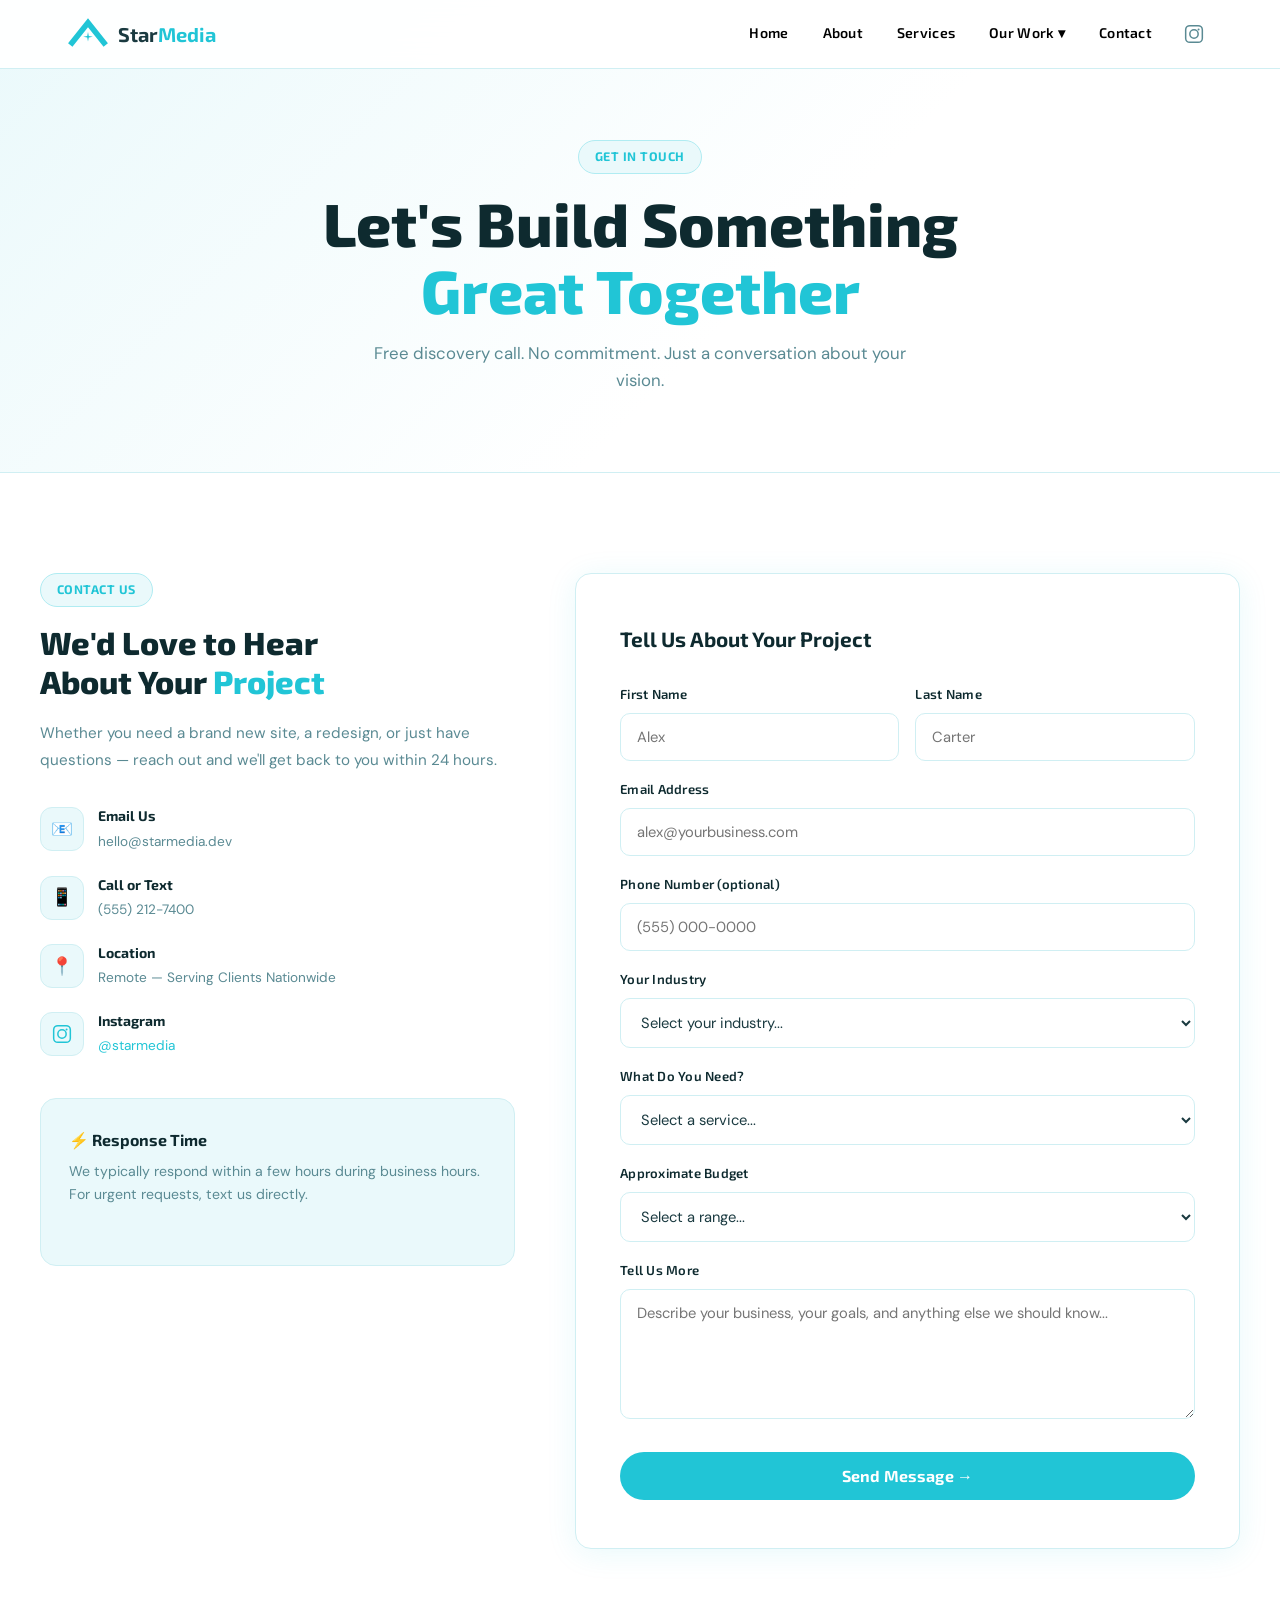
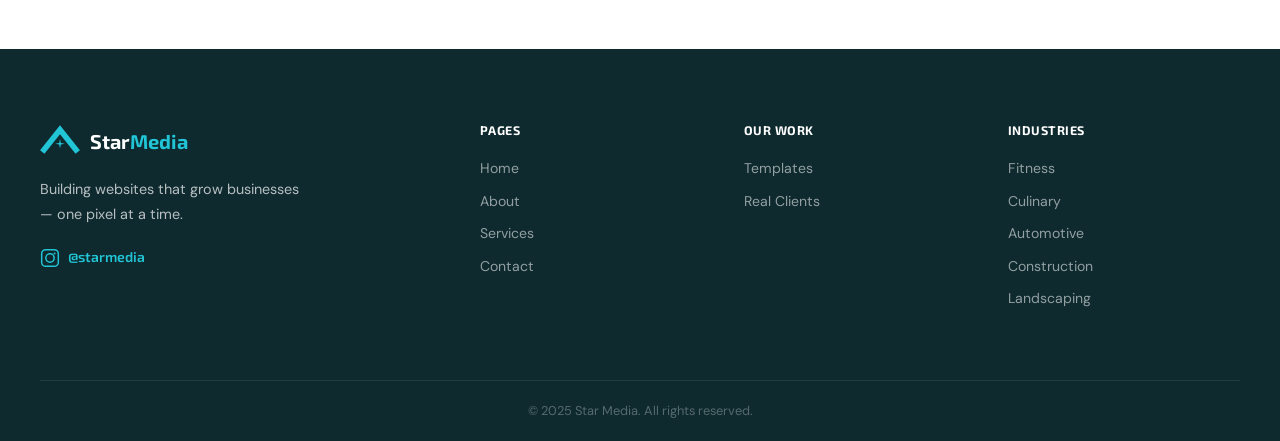
<file: contact.html>
<!DOCTYPE html>
<html lang="en">
<head>
  <meta charset="UTF-8"/>
  <meta name="viewport" content="width=device-width, initial-scale=1.0"/>
  <title>Contact – Star Media</title>
  <link rel="preconnect" href="https://fonts.googleapis.com"/>
  <link rel="preconnect" href="https://fonts.gstatic.com" crossorigin/>
  <link href="https://fonts.googleapis.com/css2?family=Exo+2:wght@400;600;700;800&family=DM+Sans:wght@300;400;500&display=swap" rel="stylesheet"/>
  <link rel="stylesheet" href="style.css"/>
</head>
<body>

<header id="navbar">
  <div class="nav-inner">
    <a href="index.html" class="nav-logo"><img src="logo-icon.svg" alt="" class="logo-icon"/><span>Star<strong>Media</strong></span></a>
    <nav class="nav-links" id="navLinks">
      <a href="index.html" class="nav-link">Home</a>
      <a href="about.html" class="nav-link">About</a>
      <a href="services.html" class="nav-link">Services</a>
      <div class="nav-dropdown">
        <button class="nav-link dropdown-toggle">Our Work ▾</button>
        <div class="dropdown-menu">
          <a href="templates.html" class="dropdown-item">Templates</a>
          <a href="real-clients.html" class="dropdown-item">Real Clients</a>
        </div>
      </div>
      <a href="contact.html" class="nav-link active">Contact</a>
      <a href="https://www.instagram.com/" target="_blank" class="nav-ig" aria-label="Instagram">
        <svg width="20" height="20" fill="none" stroke="currentColor" stroke-width="1.8" viewBox="0 0 24 24"><rect x="2" y="2" width="20" height="20" rx="5" ry="5"/><circle cx="12" cy="12" r="5"/><circle cx="17.5" cy="6.5" r="1.2" fill="currentColor" stroke="none"/></svg>
      </a>
    </nav>
    <button class="hamburger" id="hamburger"><span></span><span></span><span></span></button>
  </div>
</header>

<div class="page-hero">
  <span class="section-tag">Get In Touch</span>
  <h1>Let's Build Something<br/><span class="accent">Great Together</span></h1>
  <p>Free discovery call. No commitment. Just a conversation about your vision.</p>
</div>

<section class="section">
  <div class="container">
    <div class="contact-grid">

      <div class="contact-info">
        <span class="section-tag">Contact Us</span>
        <h2>We'd Love to Hear<br/>About Your <span class="accent">Project</span></h2>
        <p>Whether you need a brand new site, a redesign, or just have questions — reach out and we'll get back to you within 24 hours.</p>

        <div class="contact-detail">
          <div class="cd-icon">📧</div>
          <div class="cd-text">
            <strong>Email Us</strong>
            <span>hello@starmedia.dev</span>
          </div>
        </div>
        <div class="contact-detail">
          <div class="cd-icon">📱</div>
          <div class="cd-text">
            <strong>Call or Text</strong>
            <span>(555) 212-7400</span>
          </div>
        </div>
        <div class="contact-detail">
          <div class="cd-icon">📍</div>
          <div class="cd-text">
            <strong>Location</strong>
            <span>Remote — Serving Clients Nationwide</span>
          </div>
        </div>
        <div class="contact-detail">
          <div class="cd-icon">
            <svg width="20" height="20" fill="none" stroke="var(--cyan)" stroke-width="1.8" viewBox="0 0 24 24"><rect x="2" y="2" width="20" height="20" rx="5" ry="5"/><circle cx="12" cy="12" r="5"/><circle cx="17.5" cy="6.5" r="1.2" fill="var(--cyan)" stroke="none"/></svg>
          </div>
          <div class="cd-text">
            <strong>Instagram</strong>
            <a href="https://www.instagram.com/" target="_blank" style="color:var(--cyan);font-size:.85rem;">@starmedia</a>
          </div>
        </div>

        <div style="margin-top:40px;background:var(--light);border:1px solid var(--border);border-radius:var(--radius);padding:28px;">
          <h4 style="font-family:var(--font-head);font-weight:700;color:var(--dark);margin-bottom:8px;">⚡ Response Time</h4>
          <p style="font-size:.88rem;color:var(--muted);line-height:1.6;">We typically respond within a few hours during business hours. For urgent requests, text us directly.</p>
        </div>
      </div>

      <div>
        <div class="contact-form" id="contactFormWrapper">
          <h3>Tell Us About Your Project</h3>
          <form id="contactForm">
            <div class="form-row">
              <div class="form-group">
                <label for="fname">First Name</label>
                <input type="text" id="fname" placeholder="Alex" required />
              </div>
              <div class="form-group">
                <label for="lname">Last Name</label>
                <input type="text" id="lname" placeholder="Carter" required />
              </div>
            </div>
            <div class="form-group">
              <label for="email">Email Address</label>
              <input type="email" id="email" placeholder="alex@yourbusiness.com" required />
            </div>
            <div class="form-group">
              <label for="phone">Phone Number (optional)</label>
              <input type="tel" id="phone" placeholder="(555) 000-0000" />
            </div>
            <div class="form-group">
              <label for="industry">Your Industry</label>
              <select id="industry">
                <option value="">Select your industry...</option>
                <option>Fitness / Gym</option>
                <option>Culinary / Baking</option>
                <option>Automotive</option>
                <option>Construction / Contracting</option>
                <option>Landscaping</option>
                <option>Junk Removal</option>
                <option>Clothing / E-Commerce</option>
                <option>Portfolio / Personal Brand</option>
                <option>Nonprofit</option>
                <option>Other</option>
              </select>
            </div>
            <div class="form-group">
              <label for="service">What Do You Need?</label>
              <select id="service">
                <option value="">Select a service...</option>
                <option>New Website (Starter)</option>
                <option>New Website (Professional)</option>
                <option>E-Commerce Store</option>
                <option>Website Redesign</option>
                <option>SEO / Performance</option>
                <option>Branding / Logo</option>
                <option>Monthly Maintenance</option>
                <option>Not Sure Yet</option>
              </select>
            </div>
            <div class="form-group">
              <label for="budget">Approximate Budget</label>
              <select id="budget">
                <option value="">Select a range...</option>
                <option>Under $500</option>
                <option>$500 – $1,000</option>
                <option>$1,000 – $2,500</option>
                <option>$2,500 – $5,000</option>
                <option>$5,000+</option>
              </select>
            </div>
            <div class="form-group">
              <label for="message">Tell Us More</label>
              <textarea id="message" placeholder="Describe your business, your goals, and anything else we should know..."></textarea>
            </div>
            <button type="submit" class="btn-primary form-submit">Send Message →</button>
          </form>
          <div class="form-success" id="formSuccess">
            <div class="success-icon">🎉</div>
            <h4>Message Received!</h4>
            <p>We'll be in touch within 24 hours. Get excited — something great is coming.</p>
          </div>
        </div>
      </div>

    </div>
  </div>
</section>

<footer class="footer">
  <div class="container footer-inner">
    <div class="footer-brand">
      <a href="index.html" class="nav-logo footer-logo"><img src="logo-icon.svg" alt="" class="logo-icon"/><span>Star<strong>Media</strong></span></a>
      <p>Building websites that grow businesses — one pixel at a time.</p>
      <a href="https://www.instagram.com/" target="_blank" class="footer-ig"><svg width="20" height="20" fill="none" stroke="currentColor" stroke-width="1.8" viewBox="0 0 24 24"><rect x="2" y="2" width="20" height="20" rx="5" ry="5"/><circle cx="12" cy="12" r="5"/><circle cx="17.5" cy="6.5" r="1.2" fill="currentColor" stroke="none"/></svg>@starmedia</a>
    </div>
    <div class="footer-links">
      <div class="footer-col"><h4>Pages</h4><a href="index.html">Home</a><a href="about.html">About</a><a href="services.html">Services</a><a href="contact.html">Contact</a></div>
      <div class="footer-col"><h4>Our Work</h4><a href="templates.html">Templates</a><a href="real-clients.html">Real Clients</a></div>
      <div class="footer-col"><h4>Industries</h4><a href="templates.html?cat=Fitness">Fitness</a><a href="templates.html?cat=Culinary">Culinary</a><a href="templates.html?cat=Automotive">Automotive</a><a href="templates.html?cat=Construction">Construction</a><a href="templates.html?cat=Landscaping">Landscaping</a></div>
    </div>
  </div>
  <div class="footer-bottom"><p>© 2025 Star Media. All rights reserved.</p></div>
</footer>
<script src="main.js"></script>
</body>
</html>
</file>
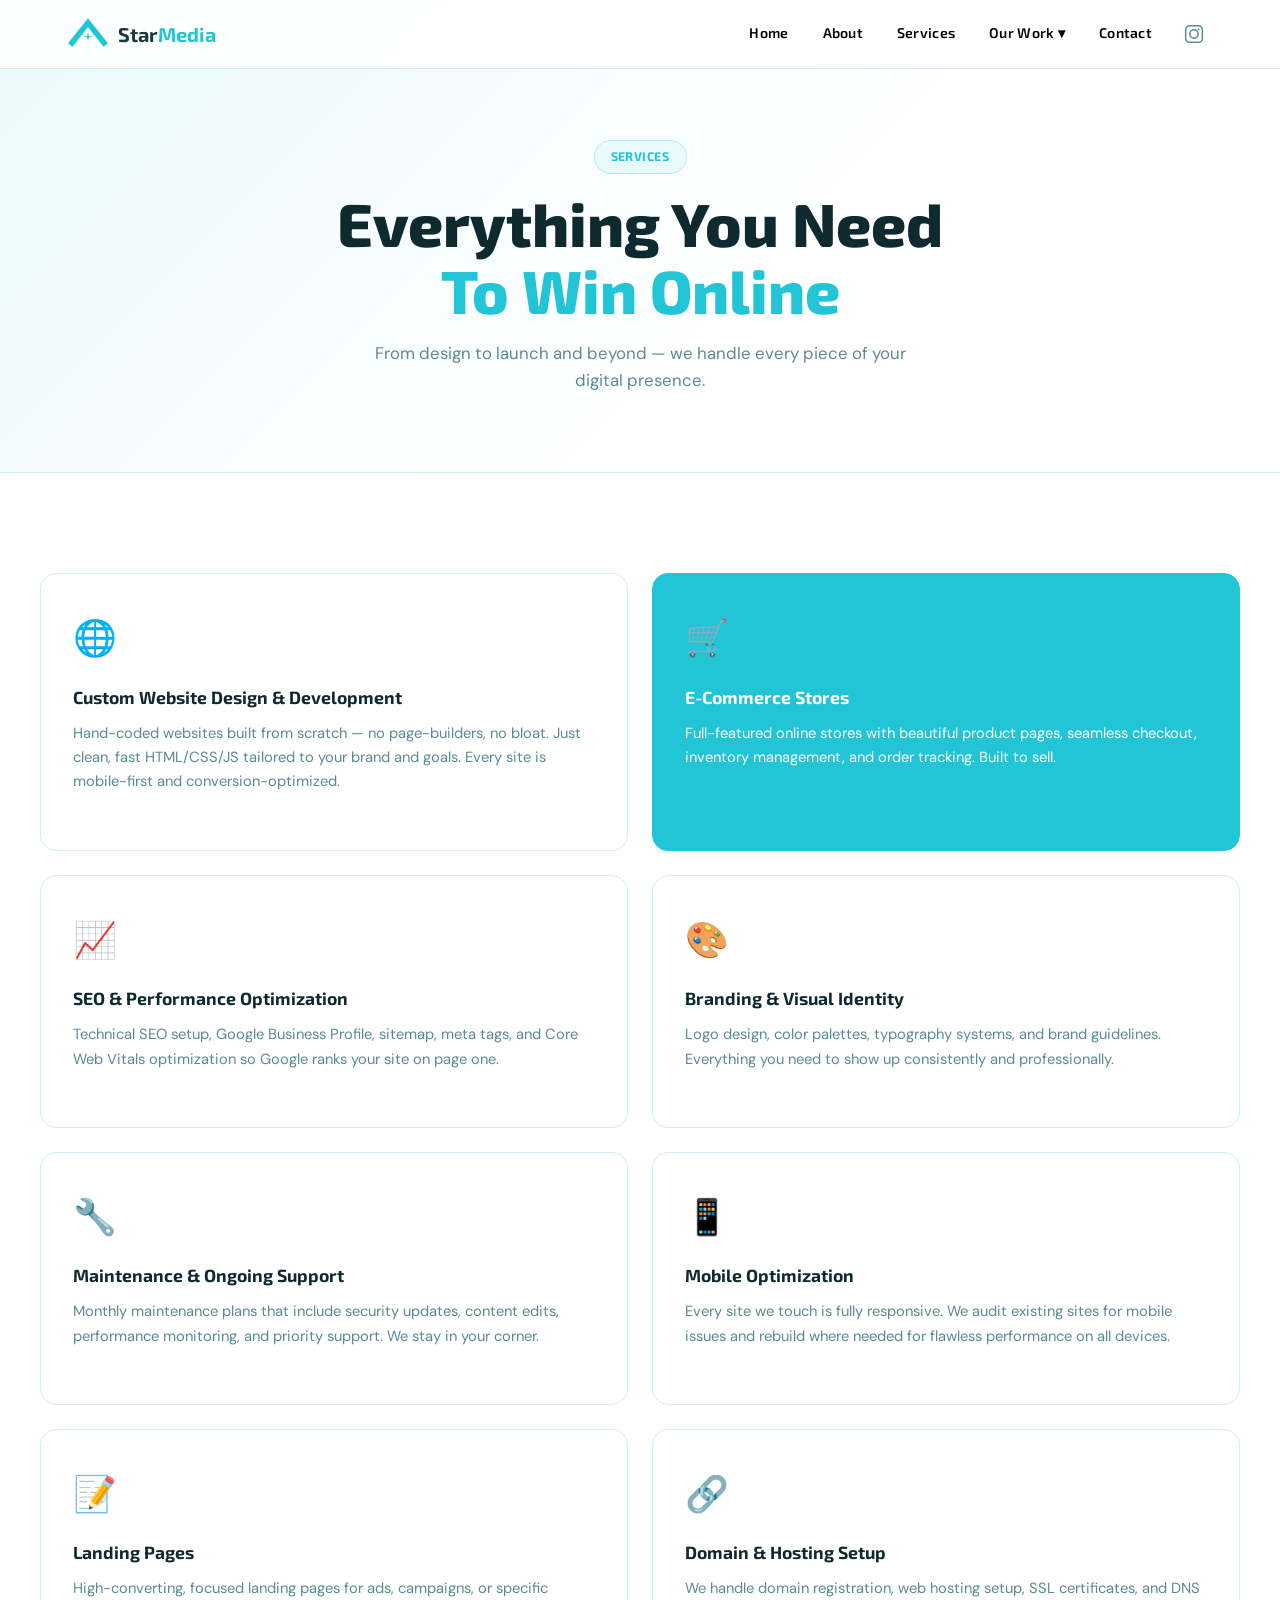
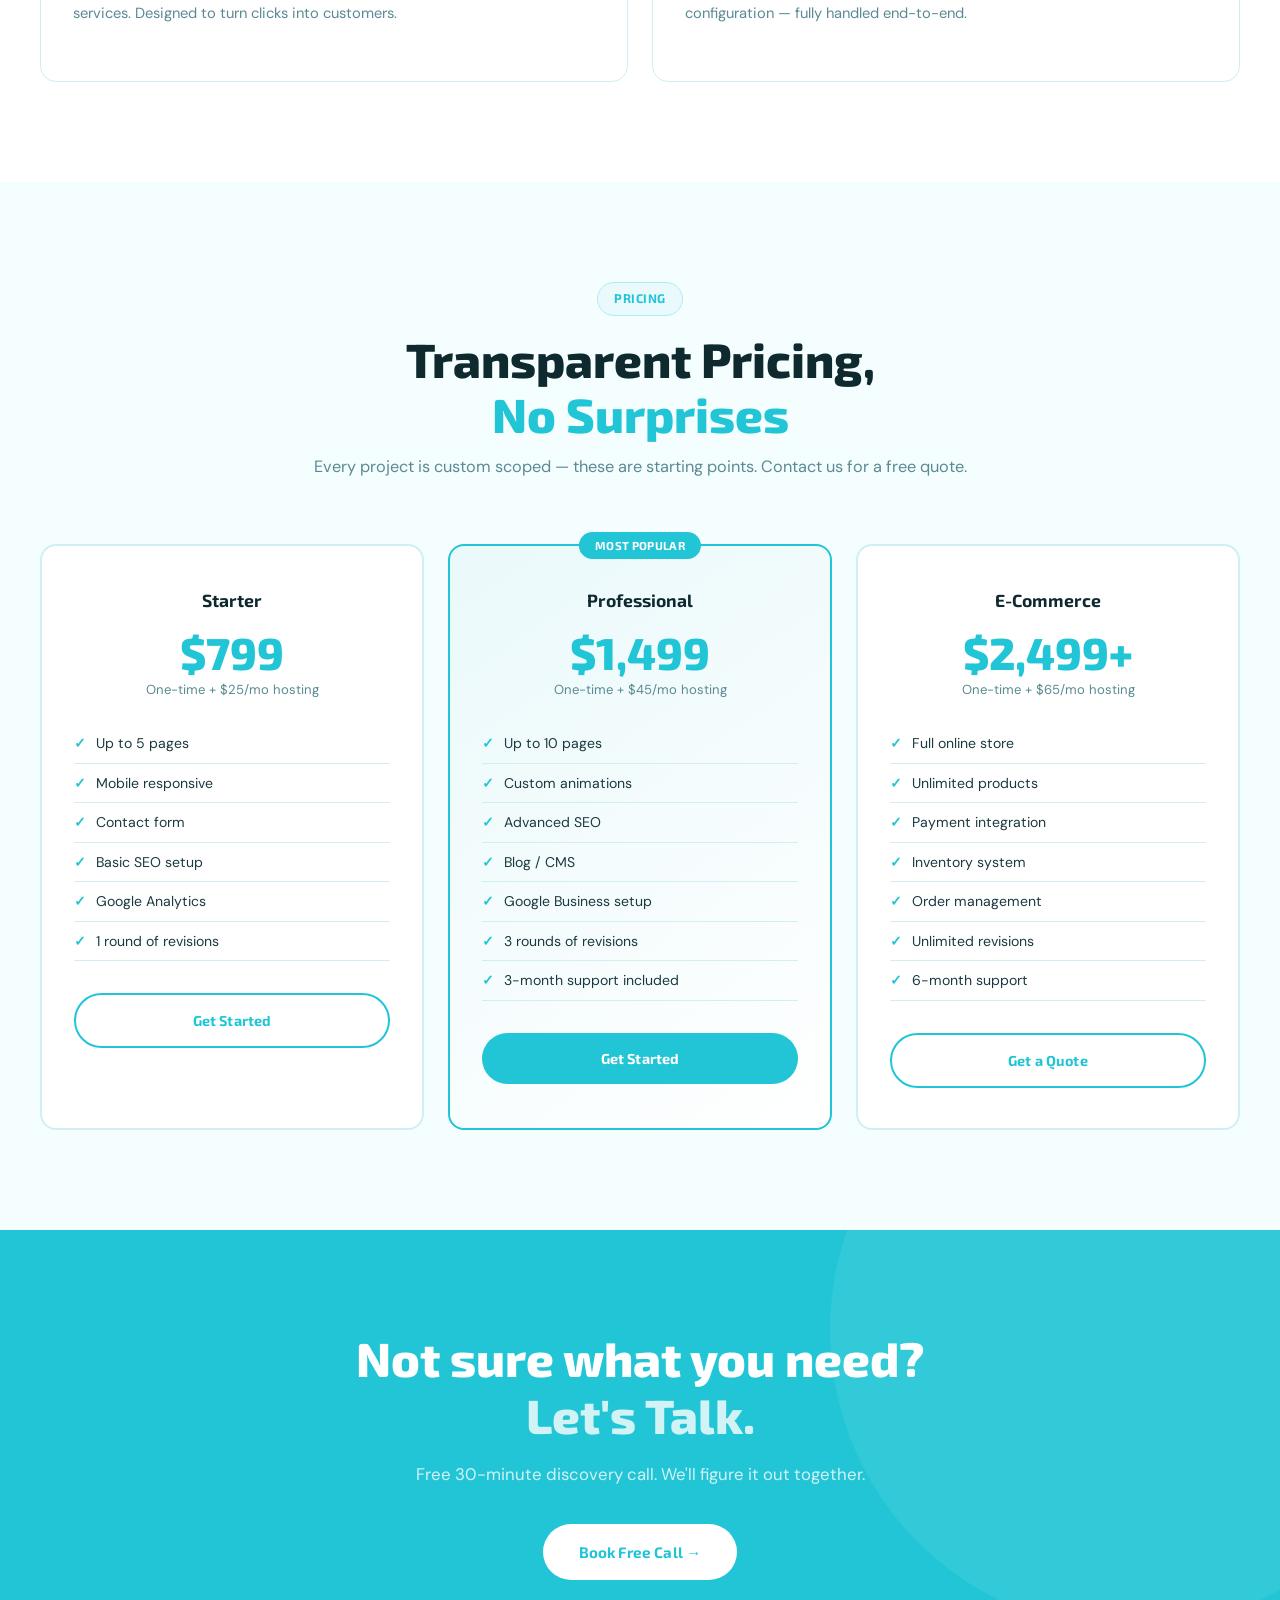
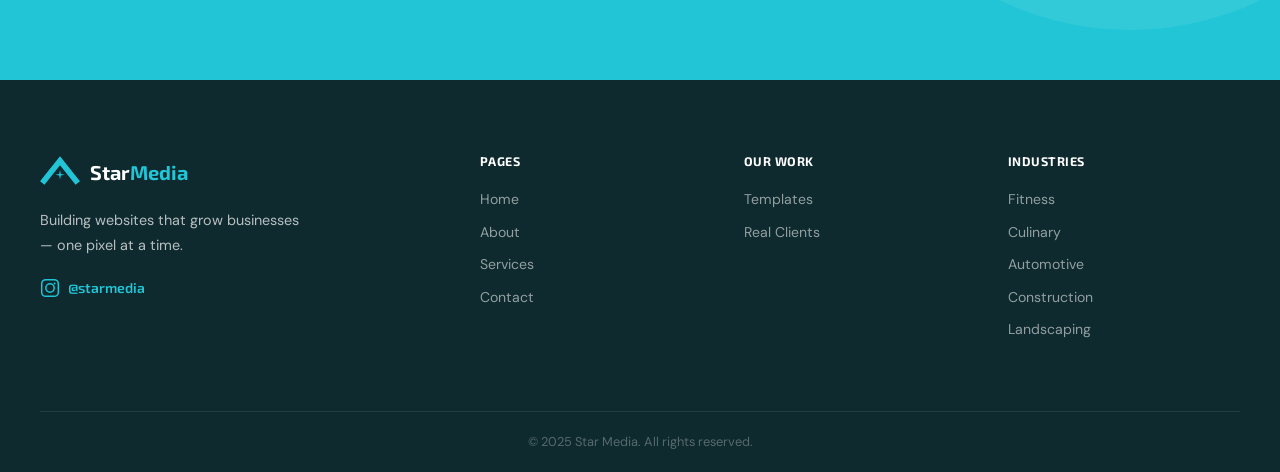
<file: services.html>
<!DOCTYPE html>
<html lang="en">
<head>
  <meta charset="UTF-8"/>
  <meta name="viewport" content="width=device-width, initial-scale=1.0"/>
  <title>Services – Star Media</title>
  <link rel="preconnect" href="https://fonts.googleapis.com"/>
  <link rel="preconnect" href="https://fonts.gstatic.com" crossorigin/>
  <link href="https://fonts.googleapis.com/css2?family=Exo+2:wght@400;600;700;800&family=DM+Sans:wght@300;400;500&display=swap" rel="stylesheet"/>
  <link rel="stylesheet" href="style.css"/>
</head>
<body>

<header id="navbar">
  <div class="nav-inner">
    <a href="index.html" class="nav-logo"><img src="logo-icon.svg" alt="" class="logo-icon"/><span>Star<strong>Media</strong></span></a>
    <nav class="nav-links" id="navLinks">
      <a href="index.html" class="nav-link">Home</a>
      <a href="about.html" class="nav-link">About</a>
      <a href="services.html" class="nav-link active">Services</a>
      <div class="nav-dropdown">
        <button class="nav-link dropdown-toggle">Our Work ▾</button>
        <div class="dropdown-menu">
          <a href="templates.html" class="dropdown-item">Templates</a>
          <a href="real-clients.html" class="dropdown-item">Real Clients</a>
        </div>
      </div>
   
      <a href="contact.html" class="nav-link">Contact</a>
      <a href="https://www.instagram.com/" target="_blank" class="nav-ig" aria-label="Instagram">
        <svg width="20" height="20" fill="none" stroke="currentColor" stroke-width="1.8" viewBox="0 0 24 24"><rect x="2" y="2" width="20" height="20" rx="5" ry="5"/><circle cx="12" cy="12" r="5"/><circle cx="17.5" cy="6.5" r="1.2" fill="currentColor" stroke="none"/></svg>
      </a>
    </nav>
    <button class="hamburger" id="hamburger"><span></span><span></span><span></span></button>
  </div>
</header>

<div class="page-hero">
  <span class="section-tag">Services</span>
  <h1>Everything You Need<br/><span class="accent">To Win Online</span></h1>
  <p>From design to launch and beyond — we handle every piece of your digital presence.</p>
</div>

<section class="section services-full">
  <div class="container">
    <div class="services-grid">
      <div class="service-card">
        <div class="sc-icon">🌐</div>
        <h3>Custom Website Design & Development</h3>
        <p>Hand-coded websites built from scratch — no page-builders, no bloat. Just clean, fast HTML/CSS/JS tailored to your brand and goals. Every site is mobile-first and conversion-optimized.</p>
      </div>
      <div class="service-card featured">
        <div class="sc-icon">🛒</div>
        <h3>E-Commerce Stores</h3>
        <p>Full-featured online stores with beautiful product pages, seamless checkout, inventory management, and order tracking. Built to sell.</p>
      </div>
      <div class="service-card">
        <div class="sc-icon">📈</div>
        <h3>SEO & Performance Optimization</h3>
        <p>Technical SEO setup, Google Business Profile, sitemap, meta tags, and Core Web Vitals optimization so Google ranks your site on page one.</p>
      </div>
      <div class="service-card">
        <div class="sc-icon">🎨</div>
        <h3>Branding & Visual Identity</h3>
        <p>Logo design, color palettes, typography systems, and brand guidelines. Everything you need to show up consistently and professionally.</p>
      </div>
      <div class="service-card">
        <div class="sc-icon">🔧</div>
        <h3>Maintenance & Ongoing Support</h3>
        <p>Monthly maintenance plans that include security updates, content edits, performance monitoring, and priority support. We stay in your corner.</p>
      </div>
      <div class="service-card">
        <div class="sc-icon">📱</div>
        <h3>Mobile Optimization</h3>
        <p>Every site we touch is fully responsive. We audit existing sites for mobile issues and rebuild where needed for flawless performance on all devices.</p>
      </div>
      <div class="service-card">
        <div class="sc-icon">📝</div>
        <h3>Landing Pages</h3>
        <p>High-converting, focused landing pages for ads, campaigns, or specific services. Designed to turn clicks into customers.</p>
      </div>
      <div class="service-card">
        <div class="sc-icon">🔗</div>
        <h3>Domain & Hosting Setup</h3>
        <p>We handle domain registration, web hosting setup, SSL certificates, and DNS configuration — fully handled end-to-end.</p>
      </div>
    </div>
  </div>
</section>

<!-- PRICING -->
<section class="section" style="background:var(--off-white);">
  <div class="container">
    <div class="section-header">
      <span class="section-tag">Pricing</span>
      <h2>Transparent Pricing,<br/><span class="accent">No Surprises</span></h2>
      <p class="section-desc">Every project is custom scoped — these are starting points. Contact us for a free quote.</p>
    </div>
    <div class="pricing-grid">
      <div class="pricing-card">
        <h3>Starter</h3>
        <div class="price">$799</div>
        <div class="price-note">One-time + $25/mo hosting</div>
        <ul class="price-features">
          <li>Up to 5 pages</li>
          <li>Mobile responsive</li>
          <li>Contact form</li>
          <li>Basic SEO setup</li>
          <li>Google Analytics</li>
          <li>1 round of revisions</li>
        </ul>
        <a href="contact.html" class="btn-ghost" style="width:100%;text-align:center;display:block;">Get Started</a>
      </div>
      <div class="pricing-card popular">
        <div class="popular-badge">MOST POPULAR</div>
        <h3>Professional</h3>
        <div class="price">$1,499</div>
        <div class="price-note">One-time + $45/mo hosting</div>
        <ul class="price-features">
          <li>Up to 10 pages</li>
          <li>Custom animations</li>
          <li>Advanced SEO</li>
          <li>Blog / CMS</li>
          <li>Google Business setup</li>
          <li>3 rounds of revisions</li>
          <li>3-month support included</li>
        </ul>
        <a href="contact.html" class="btn-primary" style="width:100%;text-align:center;display:block;">Get Started</a>
      </div>
      <div class="pricing-card">
        <h3>E-Commerce</h3>
        <div class="price">$2,499+</div>
        <div class="price-note">One-time + $65/mo hosting</div>
        <ul class="price-features">
          <li>Full online store</li>
          <li>Unlimited products</li>
          <li>Payment integration</li>
          <li>Inventory system</li>
          <li>Order management</li>
          <li>Unlimited revisions</li>
          <li>6-month support</li>
        </ul>
        <a href="contact.html" class="btn-ghost" style="width:100%;text-align:center;display:block;">Get a Quote</a>
      </div>
    </div>
  </div>
</section>

<section class="cta-banner">
  <div class="cta-orb"></div>
  <div class="container cta-inner">
    <h2>Not sure what you need?<br/><span>Let's Talk.</span></h2>
    <p>Free 30-minute discovery call. We'll figure it out together.</p>
    <a href="contact.html" class="btn-white">Book Free Call →</a>
  </div>
</section>

<footer class="footer">
  <div class="container footer-inner">
    <div class="footer-brand">
      <a href="index.html" class="nav-logo footer-logo"><img src="logo-icon.svg" alt="" class="logo-icon"/><span>Star<strong>Media</strong></span></a>
      <p>Building websites that grow businesses — one pixel at a time.</p>
      <a href="https://www.instagram.com/" target="_blank" class="footer-ig"><svg width="20" height="20" fill="none" stroke="currentColor" stroke-width="1.8" viewBox="0 0 24 24"><rect x="2" y="2" width="20" height="20" rx="5" ry="5"/><circle cx="12" cy="12" r="5"/><circle cx="17.5" cy="6.5" r="1.2" fill="currentColor" stroke="none"/></svg>@starmedia</a>
    </div>
    <div class="footer-links">
      <div class="footer-col"><h4>Pages</h4><a href="index.html">Home</a><a href="about.html">About</a><a href="services.html">Services</a><a href="contact.html">Contact</a></div>
      <div class="footer-col"><h4>Our Work</h4><a href="templates.html">Templates</a><a href="real-clients.html">Real Clients</a></div>
      <div class="footer-col"><h4>Industries</h4><a href="templates.html?cat=Fitness">Fitness</a><a href="templates.html?cat=Culinary">Culinary</a><a href="templates.html?cat=Automotive">Automotive</a><a href="templates.html?cat=Construction">Construction</a><a href="templates.html?cat=Landscaping">Landscaping</a></div>
    </div>
  </div>
  <div class="footer-bottom"><p>© 2025 Star Media. All rights reserved.</p></div>
</footer>
<script src="main.js"></script>
</body>
</html>
</file>
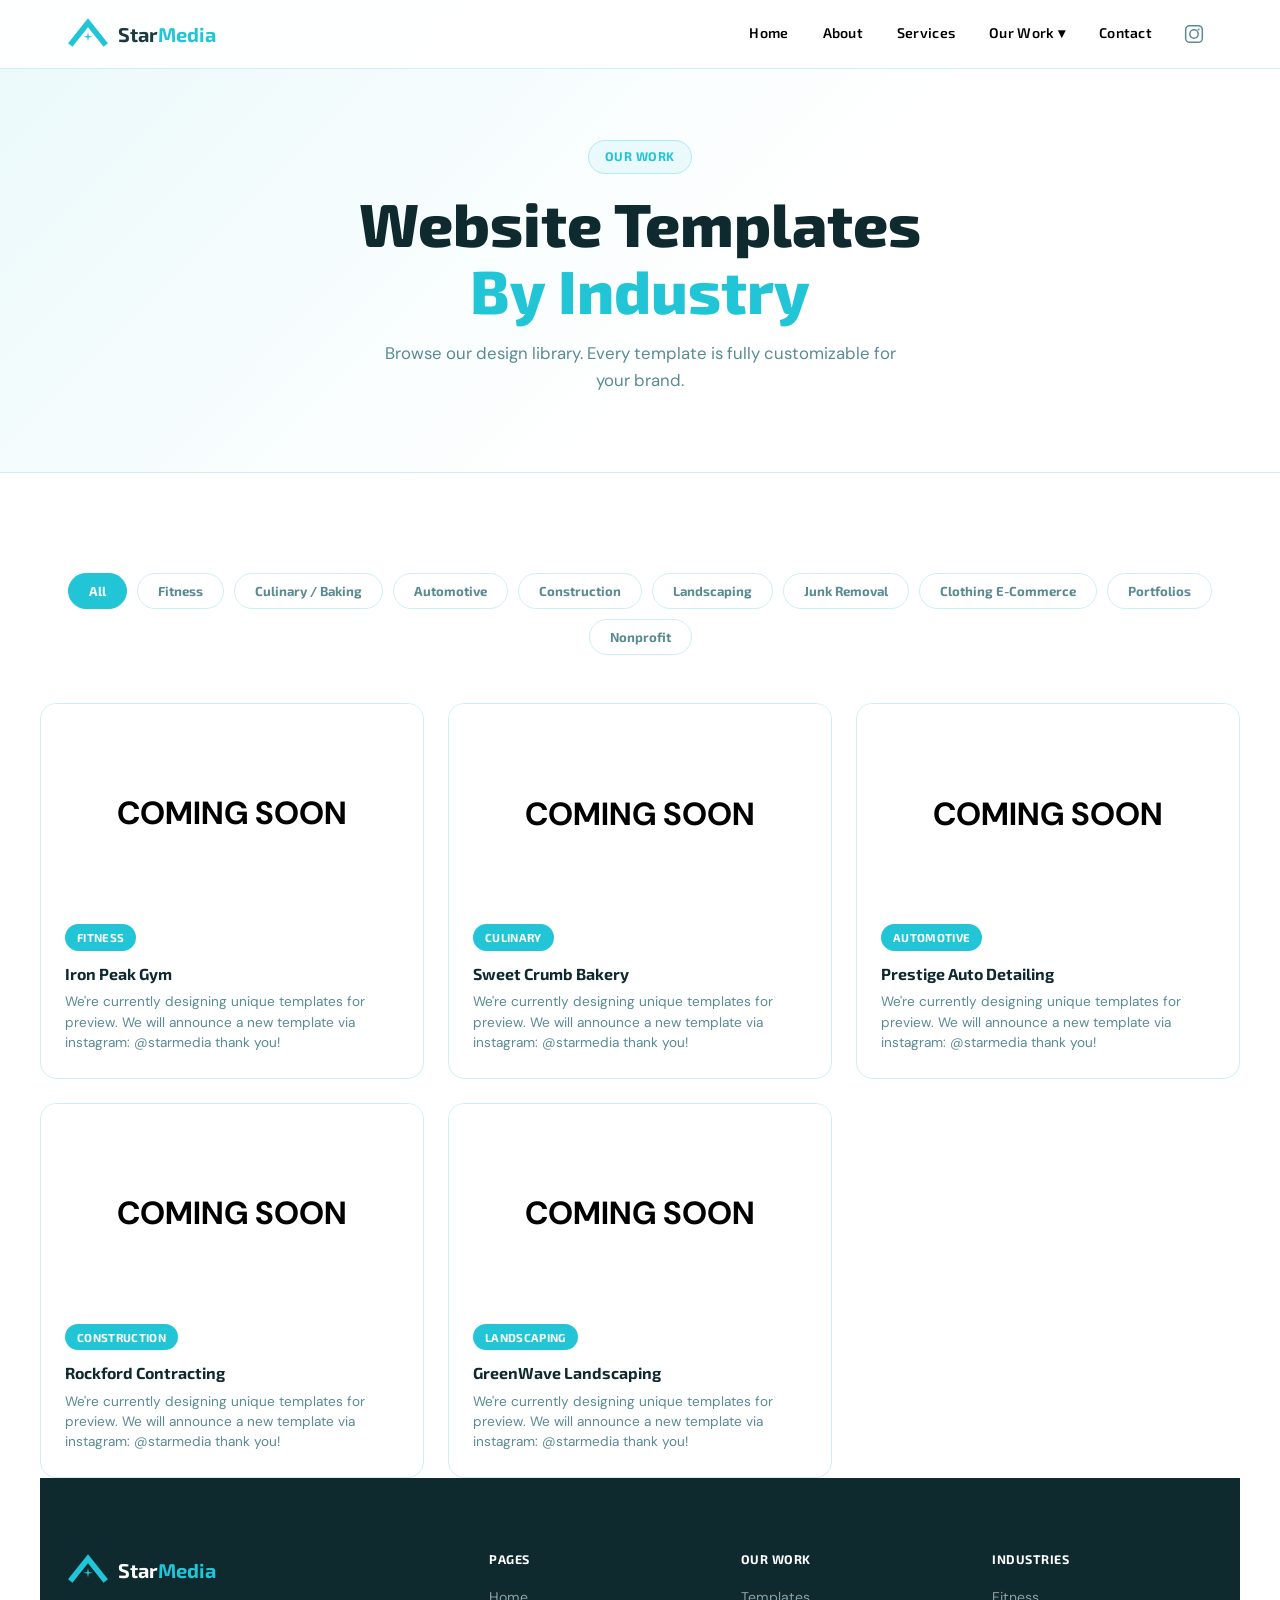
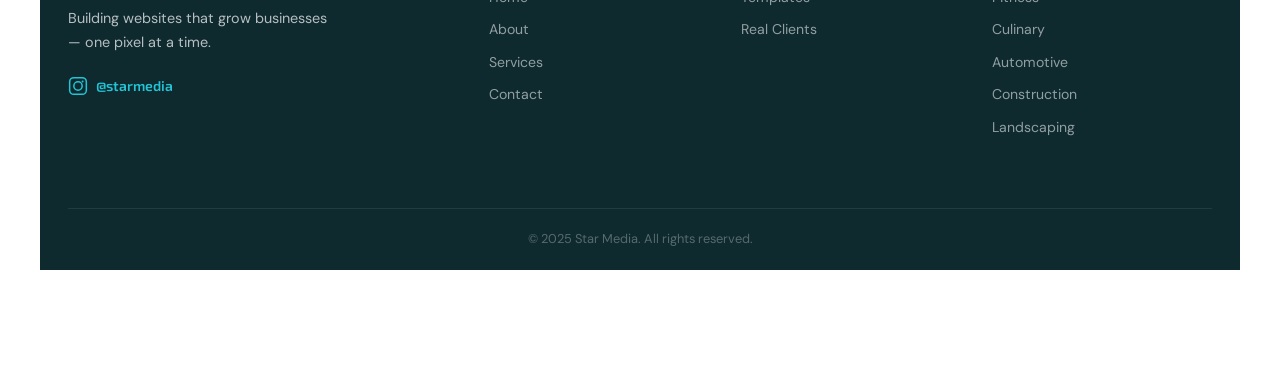
<file: templates.html>
<!DOCTYPE html>
<html lang="en">
<head>
  <meta charset="UTF-8"/>
  <meta name="viewport" content="width=device-width, initial-scale=1.0"/>
  <title>Templates – Star Media</title>
  <link rel="preconnect" href="https://fonts.googleapis.com"/>
  <link rel="preconnect" href="https://fonts.gstatic.com" crossorigin/>
  <link href="https://fonts.googleapis.com/css2?family=Exo+2:wght@400;600;700;800&family=DM+Sans:wght@300;400;500&display=swap" rel="stylesheet"/>
  <link rel="stylesheet" href="style.css"/>
</head>
<body>

<header id="navbar">
  <div class="nav-inner">
    <a href="index.html" class="nav-logo"><img src="logo-icon.svg" alt="" class="logo-icon"/><span>Star<strong>Media</strong></span></a>
    <nav class="nav-links" id="navLinks">
      <a href="index.html" class="nav-link">Home</a>
      <a href="about.html" class="nav-link">About</a>
      <a href="services.html" class="nav-link">Services</a>
      <div class="nav-dropdown">
        <button class="nav-link dropdown-toggle active">Our Work ▾</button>
        <div class="dropdown-menu">
          <a href="templates.html" class="dropdown-item">Templates</a>
          <a href="real-clients.html" class="dropdown-item">Real Clients</a>
        </div>
      </div>
      <a href="contact.html" class="nav-link">Contact</a>
      <a href="https://www.instagram.com/" target="_blank" class="nav-ig" aria-label="Instagram">
        <svg width="20" height="20" fill="none" stroke="currentColor" stroke-width="1.8" viewBox="0 0 24 24"><rect x="2" y="2" width="20" height="20" rx="5" ry="5"/><circle cx="12" cy="12" r="5"/><circle cx="17.5" cy="6.5" r="1.2" fill="currentColor" stroke="none"/></svg>
      </a>
    </nav>
    <button class="hamburger" id="hamburger"><span></span><span></span><span></span></button>
  </div>
</header>

<div class="page-hero">
  <span class="section-tag">Our Work</span>
  <h1>Website Templates<br/><span class="accent">By Industry</span></h1>
  <p>Browse our design library. Every template is fully customizable for your brand.</p>
</div>

<section class="section">
  <div class="container">
    <div class="filter-bar">
      <button class="filter-btn active" data-filter="All">All</button>
      <button class="filter-btn" data-filter="Fitness">Fitness</button>
      <button class="filter-btn" data-filter="Culinary">Culinary / Baking</button>
      <button class="filter-btn" data-filter="Automotive">Automotive</button>
      <button class="filter-btn" data-filter="Construction">Construction</button>
      <button class="filter-btn" data-filter="Landscaping">Landscaping</button>
      <button class="filter-btn" data-filter="Junk Removal">Junk Removal</button>
      <button class="filter-btn" data-filter="E-Commerce">Clothing E-Commerce</button>
      <button class="filter-btn" data-filter="Portfolio">Portfolios</button>
      <button class="filter-btn" data-filter="Nonprofit">Nonprofit</button>
    </div>

<div class="portfolio-full-grid">

  <!-- FITNESS -->
  <div class="pf-card" data-cat="Fitness">
    <div class="pf-img">
      <div style="background:white;color:black;height:220px;display:flex;align-items:center;justify-content:center;font-size:32px;font-weight:bold;border-bottom:1px solid #eee;">
        COMING SOON
      </div>
    </div>
    <div class="pf-info">
      <span class="pg-tag">Fitness</span>
      <h3>Iron Peak Gym</h3>
      <p>We're currently designing unique templates for preview. We will announce a new template via instagram: @starmedia thank you!</p>
    </div>
  </div>


  <!-- CULINARY -->
  <div class="pf-card" data-cat="Culinary">
    <div class="pf-img">
      <div style="background:white;color:black;height:220px;display:flex;align-items:center;justify-content:center;font-size:32px;font-weight:bold;">
        COMING SOON
      </div>
    </div>
    <div class="pf-info">
      <span class="pg-tag">Culinary</span>
      <h3>Sweet Crumb Bakery</h3>
      <p>We're currently designing unique templates for preview. We will announce a new template via instagram: @starmedia thank you!</p>
    </div>
  </div>

  <!-- AUTOMOTIVE -->
  <div class="pf-card" data-cat="Automotive">
    <div class="pf-img">
      <div style="background:white;color:black;height:220px;display:flex;align-items:center;justify-content:center;font-size:32px;font-weight:bold;">
        COMING SOON
      </div>
    </div>
    <div class="pf-info">
      <span class="pg-tag">Automotive</span>
      <h3>Prestige Auto Detailing</h3>
      <p>We're currently designing unique templates for preview. We will announce a new template via instagram: @starmedia thank you!</p>
    </div>
  </div>


  <!-- CONSTRUCTION -->
  <div class="pf-card" data-cat="Construction">
    <div class="pf-img">
      <div style="background:white;color:black;height:220px;display:flex;align-items:center;justify-content:center;font-size:32px;font-weight:bold;">
        COMING SOON
      </div>
    </div>
    <div class="pf-info">
      <span class="pg-tag">Construction</span>
      <h3>Rockford Contracting</h3>
      <p>We're currently designing unique templates for preview. We will announce a new template via instagram: @starmedia thank you!</p>
    </div>
  </div>


  <!-- LANDSCAPING -->
  <div class="pf-card" data-cat="Landscaping">
    <div class="pf-img">
      <div style="background:white;color:black;height:220px;display:flex;align-items:center;justify-content:center;font-size:32px;font-weight:bold;">
        COMING SOON
      </div>
    </div>
    <div class="pf-info">
      <span class="pg-tag">Landscaping</span>
      <h3>GreenWave Landscaping</h3>
      <p>We're currently designing unique templates for preview. We will announce a new template via instagram: @starmedia thank you!</p>
    </div>
  </div>

</div>
<footer class="footer">
  <div class="container footer-inner">
    <div class="footer-brand">
      <a href="index.html" class="nav-logo footer-logo"><img src="logo-icon.svg" alt="" class="logo-icon"/><span>Star<strong>Media</strong></span></a>
      <p>Building websites that grow businesses — one pixel at a time.</p>
      <a href="https://www.instagram.com/" target="_blank" class="footer-ig"><svg width="20" height="20" fill="none" stroke="currentColor" stroke-width="1.8" viewBox="0 0 24 24"><rect x="2" y="2" width="20" height="20" rx="5" ry="5"/><circle cx="12" cy="12" r="5"/><circle cx="17.5" cy="6.5" r="1.2" fill="currentColor" stroke="none"/></svg>@starmedia</a>
    </div>
    <div class="footer-links">
      <div class="footer-col"><h4>Pages</h4><a href="index.html">Home</a><a href="about.html">About</a><a href="services.html">Services</a><a href="contact.html">Contact</a></div>
      <div class="footer-col"><h4>Our Work</h4><a href="templates.html">Templates</a><a href="real-clients.html">Real Clients</a></div>
      <div class="footer-col"><h4>Industries</h4><a href="templates.html?cat=Fitness">Fitness</a><a href="templates.html?cat=Culinary">Culinary</a><a href="templates.html?cat=Automotive">Automotive</a><a href="templates.html?cat=Construction">Construction</a><a href="templates.html?cat=Landscaping">Landscaping</a></div>
    </div>
  </div>
  <div class="footer-bottom"><p>© 2025 Star Media. All rights reserved.</p></div>
</footer>
<script src="main.js"></script>
</body>
</html>
</file>
<file: style.css>
/* ── VARIABLES ────────────────────────────────────────────────── */
:root {
  --cyan: #21C5D6;
  --cyan-dark: #19a8b8;
  --cyan-pale: #e0f9fc;
  --white: #ffffff;
  --off-white: #f5fefe;
  --light: #eaf9fb;
  --mid: #b0ecf2;
  --dark: #0e2a2f;
  --text: #1a3a40;
  --muted: #5a8a93;
  --card-bg: #ffffff;
  --border: #d0eff3;
  --shadow: 0 4px 30px rgba(33,197,214,0.10);
  --shadow-lg: 0 8px 60px rgba(33,197,214,0.18);
  --radius: 16px;
  --radius-sm: 10px;
  --font-head: 'Exo 2', sans-serif;
  --font-body: 'DM Sans', sans-serif;
}

/* ── RESET ───────────────────────────────────────────────────── */
*, *::before, *::after { box-sizing: border-box; margin: 0; padding: 0; }
html { scroll-behavior: smooth; }
body {
  font-family: var(--font-body);
  background: var(--white);
  color: var(--text);
  overflow-x: hidden;
  line-height: 1.6;
}
a { text-decoration: none; color: inherit; }
img { max-width: 100%; display: block; }

/* ── SCROLLBAR ───────────────────────────────────────────────── */
::-webkit-scrollbar { width: 6px; }
::-webkit-scrollbar-thumb { background: var(--cyan); border-radius: 10px; }

/* ── NAV ─────────────────────────────────────────────────────── */
#navbar {
  position: fixed; top: 0; left: 0; right: 0; z-index: 1000;
  background: rgba(255,255,255,0.92);
  backdrop-filter: blur(16px);
  border-bottom: 1px solid var(--border);
  transition: box-shadow .3s;
}
#navbar.scrolled { box-shadow: 0 4px 30px rgba(33,197,214,0.12); }
.nav-inner {
  max-width: 1200px; margin: 0 auto;
  padding: 0 28px;
  height: 68px;
  display: flex; align-items: center; justify-content: space-between;
}
.nav-logo {
  display: flex; align-items: center; gap: 10px;
  font-family: var(--font-head); font-size: 1.25rem;
  color: var(--text); font-weight: 700;
}
.nav-logo strong { color: var(--cyan); }
.logo-icon { width: 40px; height: 40px; object-fit: contain; }

.nav-links {
  display: flex; align-items: center; gap: 6px;
}
.nav-link {
  --underline-color: var(--cyan);
  position: relative;
  display: inline-flex; align-items: center; justify-content: center;
  font-family: var(--font-head);
  font-size: .88rem; font-weight: 600;
  color: #000;
  padding: 8px 14px 10px;
  border-radius: 8px;
  transition: color .2s;
  cursor: pointer;
  border: none; background: transparent;
  letter-spacing: .02em;
}
.nav-link::after {
  content: "";
  position: absolute;
  left: 14px; right: 14px; bottom: 5px;
  height: 3px;
  background: var(--underline-color);
  border-radius: 999px;
  transform: scaleX(0);
  transform-origin: left center;
  transition: transform .28s ease;
}
.nav-link:hover, .nav-link.active { color: #000; background: transparent; }
.nav-link:hover::after, .nav-link:focus-visible::after { transform: scaleX(1); }
.nav-link:focus-visible { outline: 2px solid var(--underline-color); outline-offset: 3px; }
.nav-red { --underline-color: #e53935; }
.nav-blue { --underline-color: #1e88e5; }
.nav-yellow { --underline-color: #fdd835; }
.nav-green { --underline-color: #43a047; }

/* Dropdown */
.nav-dropdown { position: relative; }
.dropdown-toggle { display: flex; align-items: center; gap: 4px; }
.dropdown-menu {
  display: none;
  position: absolute; top: calc(100% + 8px); left: 0;
  background: var(--white);
  border: 1px solid var(--border);
  border-radius: var(--radius-sm);
  padding: 8px;
  min-width: 160px;
  box-shadow: var(--shadow-lg);
  z-index: 100;
  animation: fadeDown .2s ease;
}
@keyframes fadeDown {
  from { opacity: 0; transform: translateY(-8px); }
  to { opacity: 1; transform: translateY(0); }
}
.nav-dropdown:hover .dropdown-menu { display: block; }
.dropdown-item {
  display: block; padding: 10px 14px;
  font-family: var(--font-head); font-size: .85rem; font-weight: 600;
  color: var(--text); border-radius: 8px;
  transition: background .2s, color .2s;
}
.dropdown-item:hover { background: var(--light); color: var(--cyan); }

.nav-ig {
  display: flex; align-items: center;
  padding: 8px; border-radius: 8px;
  color: var(--muted);
  transition: color .2s, background .2s;
  margin-left: 4px;
}
.nav-ig:hover { color: var(--cyan); background: var(--light); }

/* Hamburger */
.hamburger {
  display: none; flex-direction: column; gap: 5px;
  background: transparent; border: none; cursor: pointer; padding: 8px;
}
.hamburger span {
  display: block; width: 24px; height: 2px;
  background: var(--text); border-radius: 4px;
  transition: transform .3s, opacity .3s;
}
.hamburger.open span:nth-child(1) { transform: translateY(7px) rotate(45deg); }
.hamburger.open span:nth-child(2) { opacity: 0; }
.hamburger.open span:nth-child(3) { transform: translateY(-7px) rotate(-45deg); }

/* ── BUTTONS ─────────────────────────────────────────────────── */
.btn-primary {
  display: inline-block;
  background: var(--cyan); color: var(--white);
  font-family: var(--font-head); font-weight: 700; font-size: .9rem;
  padding: 14px 28px; border-radius: 50px;
  transition: transform .2s, box-shadow .2s, background .2s;
  letter-spacing: .01em;
  border: none; cursor: pointer;
}
.btn-primary:hover {
  background: var(--cyan-dark);
  transform: translateY(-2px);
  box-shadow: 0 8px 28px rgba(33,197,214,0.35);
}
.btn-ghost {
  display: inline-block;
  background: transparent; color: var(--cyan);
  font-family: var(--font-head); font-weight: 700; font-size: .9rem;
  padding: 14px 28px; border-radius: 50px;
  border: 2px solid var(--cyan);
  transition: background .2s, color .2s, transform .2s;
  letter-spacing: .01em;
}
.btn-ghost:hover { background: var(--light); transform: translateY(-2px); }
.btn-white {
  display: inline-block;
  background: var(--white); color: var(--cyan);
  font-family: var(--font-head); font-weight: 700; font-size: .95rem;
  padding: 16px 36px; border-radius: 50px;
  transition: transform .2s, box-shadow .2s;
  letter-spacing: .01em;
}
.btn-white:hover { transform: translateY(-2px); box-shadow: 0 8px 32px rgba(0,0,0,.12); }

/* ── HERO ────────────────────────────────────────────────────── */
.hero {
  min-height: 100vh;
  padding: 120px 28px 80px;
  max-width: 1200px; margin: 0 auto;
  display: grid;
  grid-template-columns: 1fr 1fr;
  align-items: center;
  gap: 60px;
  position: relative;
  overflow: visible;
}
.hero-bg-grid {
  position: fixed; inset: 0; z-index: -2;
  background-image:
    linear-gradient(rgba(33,197,214,.04) 1px, transparent 1px),
    linear-gradient(90deg, rgba(33,197,214,.04) 1px, transparent 1px);
  background-size: 40px 40px;
  pointer-events: none;
}
.hero-orb {
  position: fixed; border-radius: 50%;
  filter: blur(80px); pointer-events: none; z-index: -1;
}
.hero-orb-1 {
  width: 500px; height: 500px;
  background: rgba(33,197,214,0.12);
  top: -100px; right: -100px;
}
.hero-orb-2 {
  width: 400px; height: 400px;
  background: rgba(33,197,214,0.08);
  bottom: -50px; left: -100px;
}

.hero-badge {
  display: inline-flex; align-items: center; gap: 8px;
  background: var(--light); color: var(--cyan);
  font-family: var(--font-head); font-weight: 700; font-size: .8rem;
  padding: 8px 18px; border-radius: 50px;
  border: 1px solid var(--mid);
  letter-spacing: .04em; margin-bottom: 24px;
  animation: fadeUp .6s ease both;
}
.hero-headline {
  font-family: var(--font-head);
  font-size: clamp(2.8rem, 5vw, 4.2rem);
  font-weight: 800; line-height: 1.1;
  color: var(--dark);
  margin-bottom: 24px;
  animation: fadeUp .6s .1s ease both;
}
.headline-accent { color: var(--cyan); }
.hero-sub {
  font-size: 1.05rem; color: var(--muted);
  max-width: 480px; margin-bottom: 36px;
  line-height: 1.7;
  animation: fadeUp .6s .2s ease both;
}
.hero-cta-row {
  display: flex; gap: 16px; flex-wrap: wrap;
  margin-bottom: 48px;
  animation: fadeUp .6s .3s ease both;
}
.hero-stats {
  display: flex; align-items: center; gap: 24px;
  animation: fadeUp .6s .4s ease both;
}
.stat-num {
  display: block;
  font-family: var(--font-head); font-size: 1.6rem; font-weight: 800;
  color: var(--dark);
}
.stat-label { font-size: .78rem; color: var(--muted); font-weight: 500; }
.stat-div { width: 1px; height: 40px; background: var(--border); }

/* Browser Mockup */
.hero-visual {
  position: relative;
  animation: fadeUp .7s .2s ease both;
}
.browser-mock {
  background: var(--white);
  border-radius: 16px;
  border: 1px solid var(--border);
  box-shadow: var(--shadow-lg);
  overflow: hidden;
}
.browser-bar {
  background: var(--light);
  padding: 12px 16px;
  display: flex; align-items: center; gap: 8px;
  border-bottom: 1px solid var(--border);
}
.dot { width: 10px; height: 10px; border-radius: 50%; }
.dot.r { background: #ff5f57; }
.dot.y { background: #febc2e; }
.dot.g { background: #28c840; }
.browser-url {
  flex: 1; margin-left: 8px;
  background: var(--white); border: 1px solid var(--border);
  border-radius: 6px; padding: 4px 12px;
  font-size: .78rem; color: var(--muted);
  font-family: var(--font-body);
}
.browser-body img { width: 100%; height: 280px; object-fit: cover; }

.float-card {
  position: absolute;
  background: var(--white);
  border: 1px solid var(--border);
  border-radius: 12px;
  padding: 10px 18px;
  font-family: var(--font-head);
  font-size: .82rem; font-weight: 700;
  box-shadow: var(--shadow);
  white-space: nowrap;
  animation: float 3s ease-in-out infinite;
}
.fc-1 { top: -16px; left: -20px; animation-delay: 0s; }
.fc-2 { bottom: 60px; left: -30px; animation-delay: .5s; }
.fc-3 { bottom: -16px; right: -10px; animation-delay: 1s; }

@keyframes float {
  0%, 100% { transform: translateY(0); }
  50% { transform: translateY(-8px); }
}
@keyframes fadeUp {
  from { opacity: 0; transform: translateY(24px); }
  to { opacity: 1; transform: translateY(0); }
}

/* ── MARQUEE ─────────────────────────────────────────────────── */
.marquee-wrap {
  background: var(--cyan);
  padding: 14px 0;
  overflow: hidden;
}
.marquee-track {
  display: flex; gap: 32px;
  width: max-content;
  animation: marquee 20s linear infinite;
  white-space: nowrap;
}
.marquee-track span {
  font-family: var(--font-head);
  font-weight: 700; font-size: .88rem;
  color: rgba(255,255,255,0.85);
  letter-spacing: .03em;
  text-transform: uppercase;
}
@keyframes marquee {
  from { transform: translateX(0); }
  to { transform: translateX(-50%); }
}

/* ── SECTION SHARED ─────────────────────────────────────────── */
.section { padding: 100px 28px; }
.container { max-width: 1200px; margin: 0 auto; }
.section-header { text-align: center; margin-bottom: 64px; }
.section-tag {
  display: inline-block;
  background: var(--light); color: var(--cyan);
  font-family: var(--font-head); font-weight: 700; font-size: .78rem;
  padding: 6px 16px; border-radius: 50px;
  border: 1px solid var(--mid);
  letter-spacing: .04em; text-transform: uppercase;
  margin-bottom: 16px;
}
.section-header h2 {
  font-family: var(--font-head);
  font-size: clamp(2rem, 4vw, 3rem);
  font-weight: 800; line-height: 1.15;
  color: var(--dark);
}
.accent { color: var(--cyan); }
.section-desc { color: var(--muted); font-size: 1.02rem; margin-top: 12px; }
.center-btn { text-align: center; margin-top: 56px; display: flex; justify-content: center; gap: 16px; flex-wrap: wrap; }

/* ── SERVICES GRID ───────────────────────────────────────────── */
.services-snap { background: var(--off-white); }
.services-grid {
  display: grid;
  grid-template-columns: repeat(3, 1fr);
  gap: 24px;
}
.service-card {
  background: var(--white);
  border: 1px solid var(--border);
  border-radius: var(--radius);
  padding: 36px 32px;
  transition: transform .25s, box-shadow .25s, border-color .25s;
  position: relative; overflow: hidden;
}
.service-card::before {
  content: '';
  position: absolute; top: 0; left: 0; right: 0; height: 3px;
  background: linear-gradient(90deg, var(--cyan), transparent);
  opacity: 0; transition: opacity .3s;
}
.service-card:hover::before { opacity: 1; }
.service-card:hover { transform: translateY(-6px); box-shadow: var(--shadow-lg); border-color: var(--mid); }
.service-card.featured {
  background: var(--cyan);
  border-color: var(--cyan);
  color: var(--white);
}
.service-card.featured h3, .service-card.featured p, .service-card.featured .sc-link { color: var(--white); }
.service-card.featured .sc-link { border-color: rgba(255,255,255,.4); }
.sc-icon { font-size: 2.2rem; margin-bottom: 16px; }
.service-card h3 {
  font-family: var(--font-head); font-size: 1.1rem; font-weight: 700;
  margin-bottom: 10px; color: var(--dark);
}
.service-card p { font-size: .92rem; color: var(--muted); line-height: 1.65; margin-bottom: 20px; }
.sc-link {
  font-family: var(--font-head); font-size: .82rem; font-weight: 700;
  color: var(--cyan); border-bottom: 1px solid var(--mid);
  padding-bottom: 2px; transition: opacity .2s;
}
.sc-link:hover { opacity: .7; }

/* ── PORTFOLIO GRID ─────────────────────────────────────────── */
.portfolio-preview { background: var(--white); }
.portfolio-grid-home {
  display: grid;
  grid-template-columns: repeat(3, 1fr);
  grid-template-rows: auto auto;
  gap: 20px;
}
.pg-card {
  position: relative; overflow: hidden;
  border-radius: var(--radius);
  cursor: pointer;
  aspect-ratio: 4/3;
}
.pg-card.pg-tall {
  grid-row: span 2;
  aspect-ratio: auto;
}
.pg-card img {
  width: 100%; height: 100%;
  object-fit: cover;
  transition: transform .4s ease;
}
.pg-card:hover img { transform: scale(1.06); }
.pg-overlay {
  position: absolute; inset: 0;
  background: linear-gradient(to top, rgba(14,42,47,.85) 0%, transparent 60%);
  padding: 24px;
  display: flex; flex-direction: column; justify-content: flex-end;
  opacity: 0; transition: opacity .3s;
}
.pg-card:hover .pg-overlay { opacity: 1; }
.pg-tag {
  display: inline-block;
  background: var(--cyan); color: var(--white);
  font-family: var(--font-head); font-size: .72rem; font-weight: 700;
  padding: 4px 12px; border-radius: 50px;
  letter-spacing: .03em; text-transform: uppercase;
  margin-bottom: 8px; align-self: flex-start;
}
.pg-overlay h4 {
  font-family: var(--font-head); color: var(--white);
  font-size: 1.05rem; font-weight: 700; margin-bottom: 4px;
}
.pg-overlay p { color: rgba(255,255,255,.75); font-size: .85rem; }

/* ── PROCESS ─────────────────────────────────────────────────── */
.process-section { background: var(--light); }
.process-steps {
  display: flex; align-items: flex-start;
  gap: 0;
  justify-content: center;
}
.process-step {
  flex: 1; text-align: center; padding: 0 24px;
  max-width: 220px;
}
.step-num {
  font-family: var(--font-head);
  font-size: 2.8rem; font-weight: 800;
  color: var(--cyan); line-height: 1;
  margin-bottom: 12px;
  opacity: .9;
}
.process-step h3 {
  font-family: var(--font-head); font-size: 1rem; font-weight: 700;
  color: var(--dark); margin-bottom: 8px;
}
.process-step p { font-size: .87rem; color: var(--muted); line-height: 1.6; }
.process-arrow {
  font-size: 1.8rem; color: var(--cyan);
  margin-top: 28px; flex-shrink: 0;
  opacity: .5;
}

/* ── REVIEWS ─────────────────────────────────────────────────── */
.reviews-snap { background: var(--off-white); }
.reviews-grid-home {
  display: grid;
  grid-template-columns: repeat(3, 1fr);
  gap: 24px;
}
.review-card {
  background: var(--white);
  border: 1px solid var(--border);
  border-radius: var(--radius);
  padding: 36px 32px;
  transition: transform .25s, box-shadow .25s;
}
.review-card:hover { transform: translateY(-4px); box-shadow: var(--shadow-lg); }
.review-card.featured-review {
  background: var(--cyan); color: var(--white);
  border-color: var(--cyan);
}
.review-card.featured-review p { color: rgba(255,255,255,.9); }
.review-card.featured-review .stars { color: var(--white); }
.review-card.featured-review strong { color: var(--white); }
.review-card.featured-review small { color: rgba(255,255,255,.7); }
.stars { color: #f5c300; font-size: 1rem; margin-bottom: 14px; letter-spacing: 2px; }
.review-card p { font-size: .93rem; line-height: 1.7; color: var(--text); margin-bottom: 24px; font-style: italic; }
.reviewer { display: flex; align-items: center; gap: 12px; }
.reviewer-avatar {
  width: 42px; height: 42px; border-radius: 50%;
  background: var(--light); border: 2px solid var(--border);
  display: flex; align-items: center; justify-content: center;
  font-family: var(--font-head); font-weight: 700; font-size: .82rem;
  color: var(--cyan);
}
.reviewer strong { font-family: var(--font-head); font-size: .9rem; color: var(--dark); }
.reviewer small { font-size: .78rem; color: var(--muted); }

/* ── CTA BANNER ─────────────────────────────────────────────── */
.cta-banner {
  background: var(--cyan);
  padding: 100px 28px;
  text-align: center;
  position: relative; overflow: hidden;
}
.cta-orb {
  position: absolute; width: 600px; height: 600px;
  background: rgba(255,255,255,0.08);
  border-radius: 50%;
  top: -200px; right: -150px;
  pointer-events: none;
}
.cta-inner { position: relative; z-index: 1; }
.cta-banner h2 {
  font-family: var(--font-head);
  font-size: clamp(2rem, 4vw, 3rem);
  font-weight: 800; color: var(--white);
  line-height: 1.2; margin-bottom: 16px;
}
.cta-banner h2 span { opacity: .8; }
.cta-banner p { color: rgba(255,255,255,.8); font-size: 1.05rem; margin-bottom: 36px; }

/* ── FOOTER ─────────────────────────────────────────────────── */
.footer {
  background: var(--dark);
  color: rgba(255,255,255,.7);
  padding: 72px 28px 0;
}
.footer-inner {
  display: grid;
  grid-template-columns: 1fr 2fr;
  gap: 60px;
  padding-bottom: 60px;
  border-bottom: 1px solid rgba(255,255,255,.08);
}
.footer-brand .nav-logo { color: var(--white); margin-bottom: 16px; }
.footer-brand p { font-size: .9rem; line-height: 1.7; margin-bottom: 20px; max-width: 260px; }
.footer-ig {
  display: inline-flex; align-items: center; gap: 8px;
  color: var(--cyan); font-family: var(--font-head); font-weight: 600; font-size: .88rem;
  transition: opacity .2s;
}
.footer-ig:hover { opacity: .75; }
.footer-links {
  display: grid; grid-template-columns: repeat(3, 1fr); gap: 32px;
}
.footer-col h4 {
  font-family: var(--font-head); font-size: .78rem; font-weight: 700;
  text-transform: uppercase; letter-spacing: .04em;
  color: var(--white); margin-bottom: 16px;
}
.footer-col a {
  display: block; font-size: .88rem; color: rgba(255,255,255,.55);
  margin-bottom: 10px; transition: color .2s;
}
.footer-col a:hover { color: var(--cyan); }
.footer-bottom {
  padding: 20px 0;
  text-align: center;
  font-size: .8rem; color: rgba(255,255,255,.3);
}

/* ── PAGE HERO (inner pages) ────────────────────────────────── */
.page-hero {
  background: linear-gradient(135deg, var(--light) 0%, var(--white) 60%);
  padding: 140px 28px 80px;
  text-align: center;
  position: relative; overflow: hidden;
}
.page-hero::after {
  content: '';
  position: absolute; bottom: 0; left: 0; right: 0; height: 1px;
  background: var(--border);
}
.page-hero h1 {
  font-family: var(--font-head);
  font-size: clamp(2.4rem, 5vw, 3.8rem);
  font-weight: 800; color: var(--dark); line-height: 1.1;
  margin-bottom: 16px;
}
.page-hero p { font-size: 1.05rem; color: var(--muted); max-width: 540px; margin: 0 auto; }

/* ── ABOUT PAGE ──────────────────────────────────────────────── */
.about-split {
  display: grid; grid-template-columns: 1fr 1fr;
  gap: 80px; align-items: center;
}
.about-img {
  border-radius: var(--radius);
  overflow: hidden;
  box-shadow: var(--shadow-lg);
}
.about-img img { width: 100%; height: 420px; object-fit: cover; }
.about-text h2 {
  font-family: var(--font-head); font-size: 2.2rem; font-weight: 800;
  color: var(--dark); margin-bottom: 20px; line-height: 1.2;
}
.about-text p { color: var(--muted); font-size: .95rem; line-height: 1.75; margin-bottom: 16px; }
.about-values {
  display: grid; grid-template-columns: 1fr 1fr; gap: 16px; margin-top: 32px;
}
.value-item {
  background: var(--light); border: 1px solid var(--border);
  border-radius: 12px; padding: 20px;
}
.value-item h4 { font-family: var(--font-head); font-weight: 700; color: var(--cyan); margin-bottom: 6px; }
.value-item p { font-size: .85rem; color: var(--muted); }

/* ── SERVICES PAGE ───────────────────────────────────────────── */
.services-full .services-grid { grid-template-columns: repeat(2, 1fr); }
.pricing-grid {
  display: grid; grid-template-columns: repeat(3, 1fr); gap: 24px;
}
.pricing-card {
  background: var(--white); border: 2px solid var(--border);
  border-radius: var(--radius); padding: 40px 32px;
  text-align: center; transition: transform .25s, box-shadow .25s;
  position: relative;
}
.pricing-card:hover { transform: translateY(-6px); box-shadow: var(--shadow-lg); }
.pricing-card.popular {
  border-color: var(--cyan);
  background: linear-gradient(145deg, var(--light), var(--white));
}
.popular-badge {
  position: absolute; top: -14px; left: 50%; transform: translateX(-50%);
  background: var(--cyan); color: var(--white);
  font-family: var(--font-head); font-weight: 700; font-size: .72rem;
  padding: 4px 16px; border-radius: 50px;
  letter-spacing: .03em;
}
.pricing-card h3 { font-family: var(--font-head); font-size: 1.1rem; font-weight: 700; color: var(--dark); margin-bottom: 8px; }
.price { font-family: var(--font-head); font-size: 2.8rem; font-weight: 800; color: var(--cyan); line-height: 1; margin: 16px 0 4px; }
.price-note { font-size: .82rem; color: var(--muted); margin-bottom: 24px; }
.price-features { list-style: none; margin-bottom: 32px; text-align: left; }
.price-features li {
  font-size: .88rem; color: var(--text);
  padding: 8px 0; border-bottom: 1px solid var(--border);
  display: flex; align-items: center; gap: 10px;
}
.price-features li::before { content: '✓'; color: var(--cyan); font-weight: 700; }

/* ── PORTFOLIO / TEMPLATES PAGE ─────────────────────────────── */
.filter-bar {
  display: flex; flex-wrap: wrap; gap: 10px;
  justify-content: center; margin-bottom: 48px;
}
.filter-btn {
  font-family: var(--font-head); font-size: .82rem; font-weight: 700;
  padding: 9px 20px; border-radius: 50px;
  border: 1.5px solid var(--border); background: var(--white);
  color: var(--muted); cursor: pointer;
  transition: all .2s;
}
.filter-btn:hover, .filter-btn.active {
  background: var(--cyan); border-color: var(--cyan); color: var(--white);
}
.portfolio-full-grid {
  display: grid;
  grid-template-columns: repeat(3, 1fr);
  gap: 24px;
}
.pf-card {
  background: var(--white); border: 1px solid var(--border);
  border-radius: var(--radius); overflow: hidden;
  transition: transform .25s, box-shadow .25s;
}
.pf-card:hover { transform: translateY(-6px); box-shadow: var(--shadow-lg); }
.pf-img {
  height: 200px; overflow: hidden;
}
.pf-img img { width: 100%; height: 100%; object-fit: cover; transition: transform .4s; }
.pf-card:hover .pf-img img { transform: scale(1.06); }
.pf-info { padding: 20px 24px 24px; }
.pf-info .pg-tag { margin-bottom: 10px; }
.pf-info h3 { font-family: var(--font-head); font-size: 1rem; font-weight: 700; color: var(--dark); margin-bottom: 6px; }
.pf-info p { font-size: .85rem; color: var(--muted); line-height: 1.5; }
.pf-card[data-hidden="true"] { display: none; }

/* ── REVIEWS PAGE ────────────────────────────────────────────── */
.reviews-full .reviews-grid-home { grid-template-columns: repeat(2, 1fr); }
.rating-bar {
  background: var(--light); border: 1px solid var(--border);
  border-radius: var(--radius); padding: 48px;
  display: flex; align-items: center; gap: 60px;
  margin-bottom: 64px;
}
.rating-big { text-align: center; flex-shrink: 0; }
.rating-num { font-family: var(--font-head); font-size: 4rem; font-weight: 800; color: var(--dark); line-height: 1; }
.rating-stars { color: #f5c300; font-size: 1.3rem; margin: 8px 0; letter-spacing: 4px; }
.rating-count { font-size: .85rem; color: var(--muted); }
.rating-bars { flex: 1; }
.rbar-row { display: flex; align-items: center; gap: 12px; margin-bottom: 10px; }
.rbar-label { font-size: .82rem; color: var(--muted); width: 24px; text-align: right; font-weight: 600; }
.rbar-track { flex: 1; height: 8px; background: var(--border); border-radius: 50px; overflow: hidden; }
.rbar-fill { height: 100%; background: var(--cyan); border-radius: 50px; }

/* ── CONTACT PAGE ────────────────────────────────────────────── */
.contact-grid {
  display: grid; grid-template-columns: 1fr 1.4fr;
  gap: 60px; align-items: start;
}
.contact-info h2 {
  font-family: var(--font-head); font-size: 2rem; font-weight: 800;
  color: var(--dark); margin-bottom: 20px; line-height: 1.2;
}
.contact-info p { color: var(--muted); font-size: .95rem; line-height: 1.75; margin-bottom: 32px; }
.contact-detail {
  display: flex; align-items: center; gap: 14px;
  margin-bottom: 20px;
}
.cd-icon {
  width: 44px; height: 44px; border-radius: 12px;
  background: var(--light); border: 1px solid var(--border);
  display: flex; align-items: center; justify-content: center;
  font-size: 1.1rem; flex-shrink: 0;
}
.cd-text strong { font-family: var(--font-head); font-size: .88rem; color: var(--dark); display: block; }
.cd-text span { font-size: .85rem; color: var(--muted); }

.contact-form {
  background: var(--white); border: 1px solid var(--border);
  border-radius: var(--radius); padding: 48px 44px;
  box-shadow: var(--shadow);
}
.contact-form h3 {
  font-family: var(--font-head); font-size: 1.3rem; font-weight: 700;
  color: var(--dark); margin-bottom: 28px;
}
.form-row { display: grid; grid-template-columns: 1fr 1fr; gap: 16px; }
.form-group { margin-bottom: 18px; }
.form-group label {
  display: block; font-size: .82rem; font-weight: 600;
  font-family: var(--font-head); color: var(--dark);
  margin-bottom: 8px; letter-spacing: .02em;
}
.form-group input,
.form-group select,
.form-group textarea {
  width: 100%; padding: 13px 16px;
  border: 1.5px solid var(--border); border-radius: 10px;
  font-family: var(--font-body); font-size: .92rem; color: var(--text);
  background: var(--white);
  transition: border-color .2s, box-shadow .2s;
  outline: none;
}
.form-group input:focus,
.form-group select:focus,
.form-group textarea:focus {
  border-color: var(--cyan);
  box-shadow: 0 0 0 3px rgba(33,197,214,.12);
}
.form-group textarea { resize: vertical; min-height: 130px; }
.form-submit { width: 100%; margin-top: 8px; font-size: 1rem; }
.form-success {
  display: none; text-align: center; padding: 20px 0;
}
.form-success .success-icon { font-size: 3rem; margin-bottom: 12px; }
.form-success h4 { font-family: var(--font-head); font-size: 1.3rem; color: var(--dark); margin-bottom: 8px; }
.form-success p { color: var(--muted); font-size: .9rem; }

/* ── REAL CLIENTS PAGE ───────────────────────────────────────── */
.client-showcase {
  display: grid; grid-template-columns: repeat(2, 1fr); gap: 32px;
}
.client-card {
  background: var(--white); border: 1px solid var(--border);
  border-radius: var(--radius); overflow: hidden;
  box-shadow: var(--shadow);
  transition: transform .25s, box-shadow .25s;
}
.client-card:hover { transform: translateY(-4px); box-shadow: var(--shadow-lg); }
.client-img { height: 240px; overflow: hidden; }
.client-img img { width: 100%; height: 100%; object-fit: cover; }
.client-info { padding: 28px 32px; }
.client-tag { display: inline-block; background: var(--light); color: var(--cyan); font-family: var(--font-head); font-weight: 700; font-size: .72rem; padding: 4px 12px; border-radius: 50px; letter-spacing: .03em; margin-bottom: 12px; }
.client-info h3 { font-family: var(--font-head); font-size: 1.15rem; font-weight: 700; color: var(--dark); margin-bottom: 8px; }
.client-info p { font-size: .9rem; color: var(--muted); line-height: 1.6; margin-bottom: 16px; }
.client-results { display: flex; gap: 24px; }
.result-item { text-align: center; }
.result-num { font-family: var(--font-head); font-size: 1.5rem; font-weight: 800; color: var(--cyan); display: block; }
.result-label { font-size: .75rem; color: var(--muted); }

/* ── RESPONSIVE ─────────────────────────────────────────────── */
@media (max-width: 900px) {
  .hero { grid-template-columns: 1fr; padding-top: 100px; }
  .hero-visual { display: none; }
  .services-grid { grid-template-columns: repeat(2, 1fr); }
  .portfolio-grid-home { grid-template-columns: repeat(2, 1fr); }
  .pg-card.pg-tall { grid-row: span 1; aspect-ratio: 4/3; }
  .process-steps { flex-direction: column; align-items: center; }
  .process-arrow { transform: rotate(90deg); margin: 0; }
  .reviews-grid-home { grid-template-columns: 1fr; }
  .about-split { grid-template-columns: 1fr; }
  .contact-grid { grid-template-columns: 1fr; }
  .pricing-grid { grid-template-columns: 1fr; }
  .footer-inner { grid-template-columns: 1fr; gap: 40px; }
  .footer-links { grid-template-columns: repeat(2, 1fr); }
  .client-showcase { grid-template-columns: 1fr; }
  .portfolio-full-grid { grid-template-columns: repeat(2, 1fr); }
  .rating-bar { flex-direction: column; gap: 32px; }
  .reviews-full .reviews-grid-home { grid-template-columns: 1fr; }
}

@media (max-width: 600px) {
  .hamburger { display: flex; }
  .nav-links {
    position: fixed; top: 68px; left: 0; right: 0;
    background: var(--white); border-bottom: 1px solid var(--border);
    flex-direction: column; align-items: flex-start;
    padding: 16px 24px 24px; gap: 4px;
    display: none; z-index: 999;
    box-shadow: 0 8px 30px rgba(0,0,0,.08);
  }
  .nav-links.open { display: flex; }
  .nav-dropdown { width: 100%; }
  .dropdown-menu { position: static; box-shadow: none; border: none; background: var(--light); }
  .nav-ig { align-self: flex-start; }
  .services-grid { grid-template-columns: 1fr; }
  .portfolio-grid-home, .portfolio-full-grid { grid-template-columns: 1fr; }
  .pricing-grid { grid-template-columns: 1fr; }
  .form-row { grid-template-columns: 1fr; }
  .hero-cta-row { flex-direction: column; }
  .hero-stats { flex-wrap: wrap; gap: 16px; }
  .contact-form { padding: 28px 20px; }
  .services-full .services-grid { grid-template-columns: 1fr; }
}
</file>
